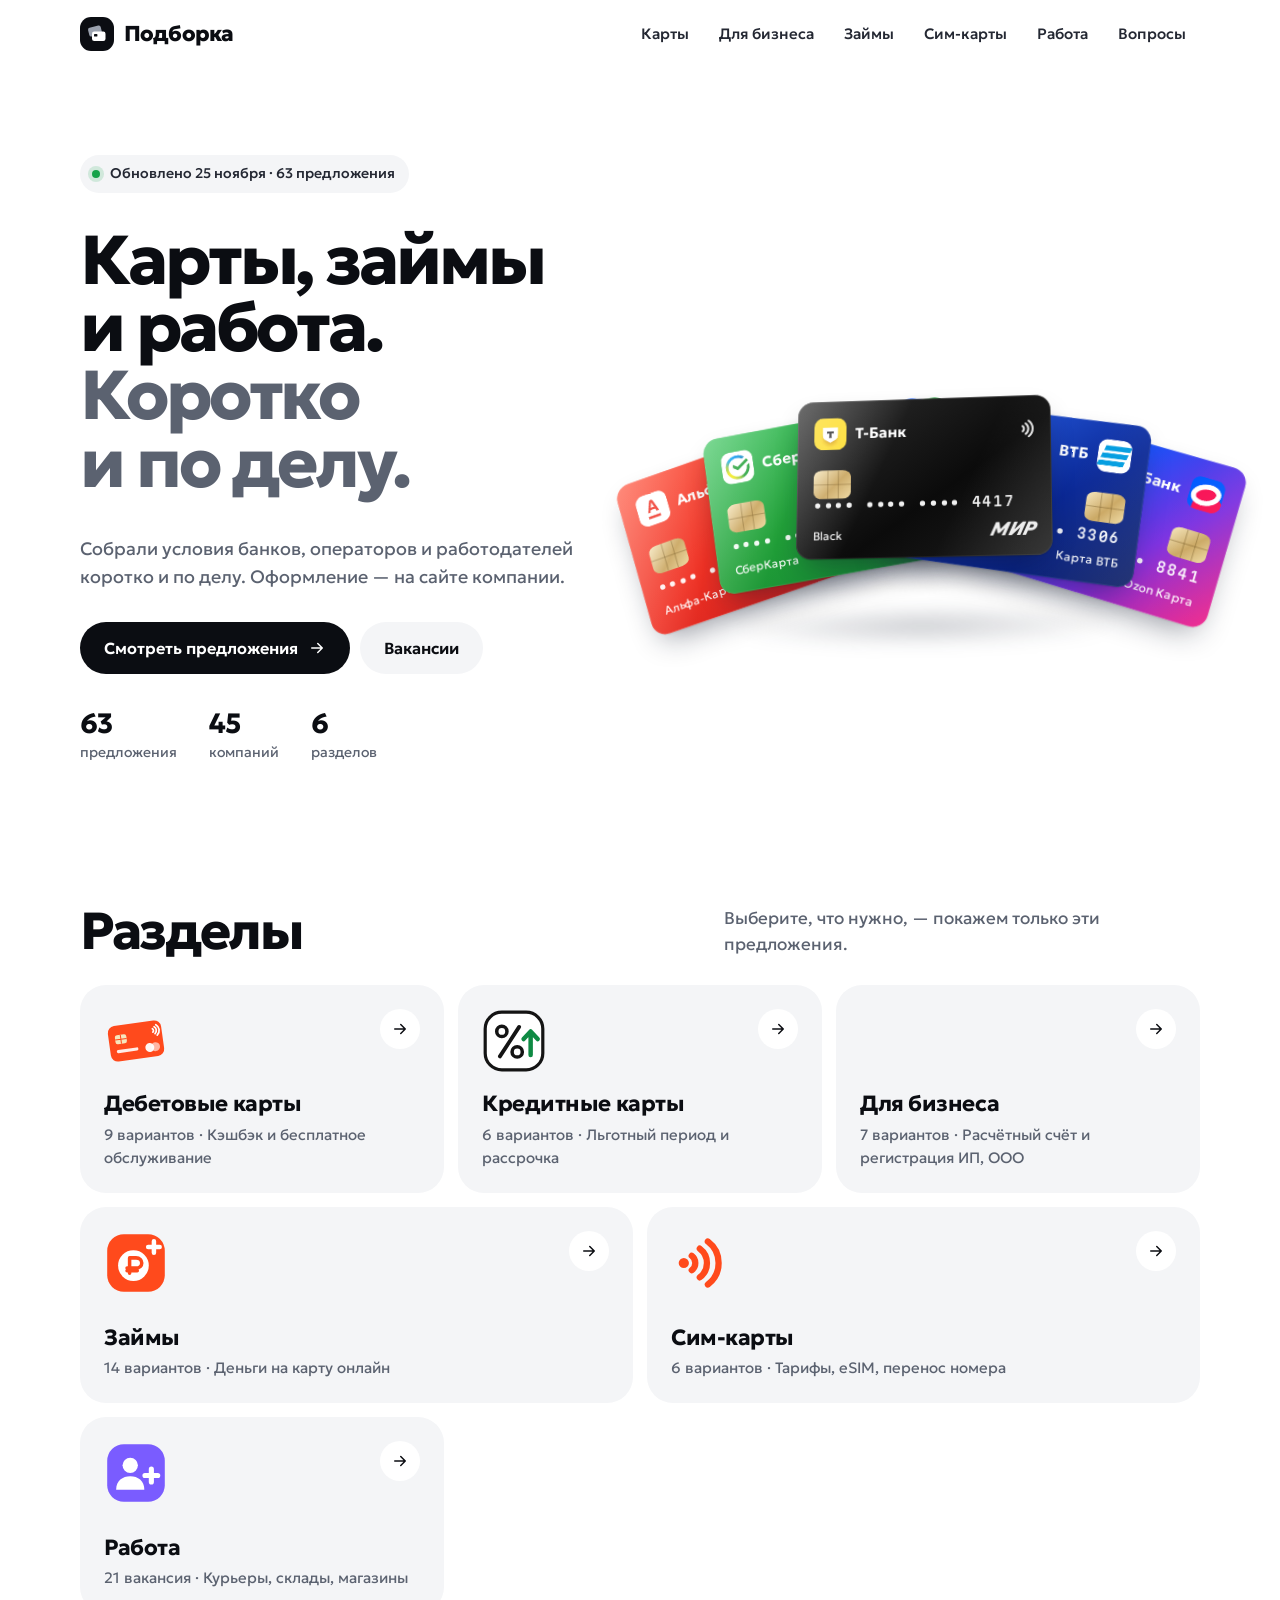
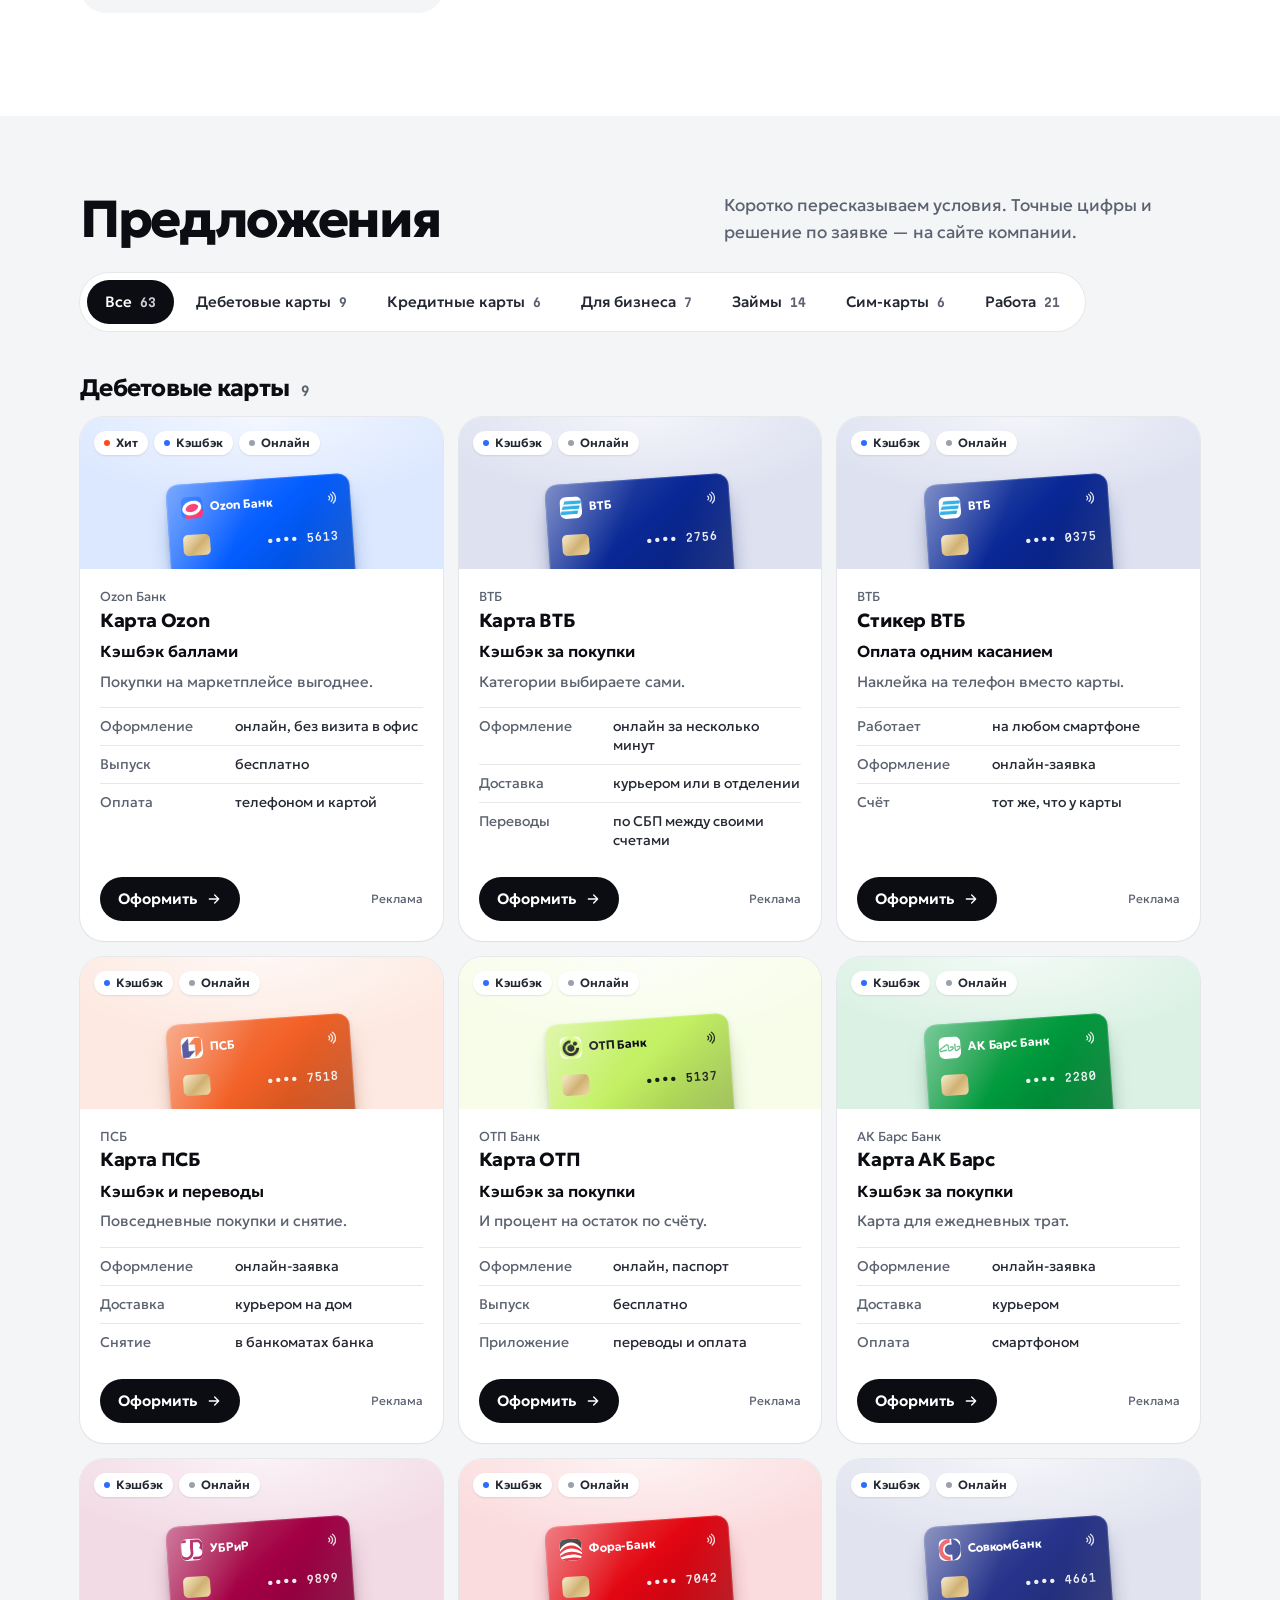
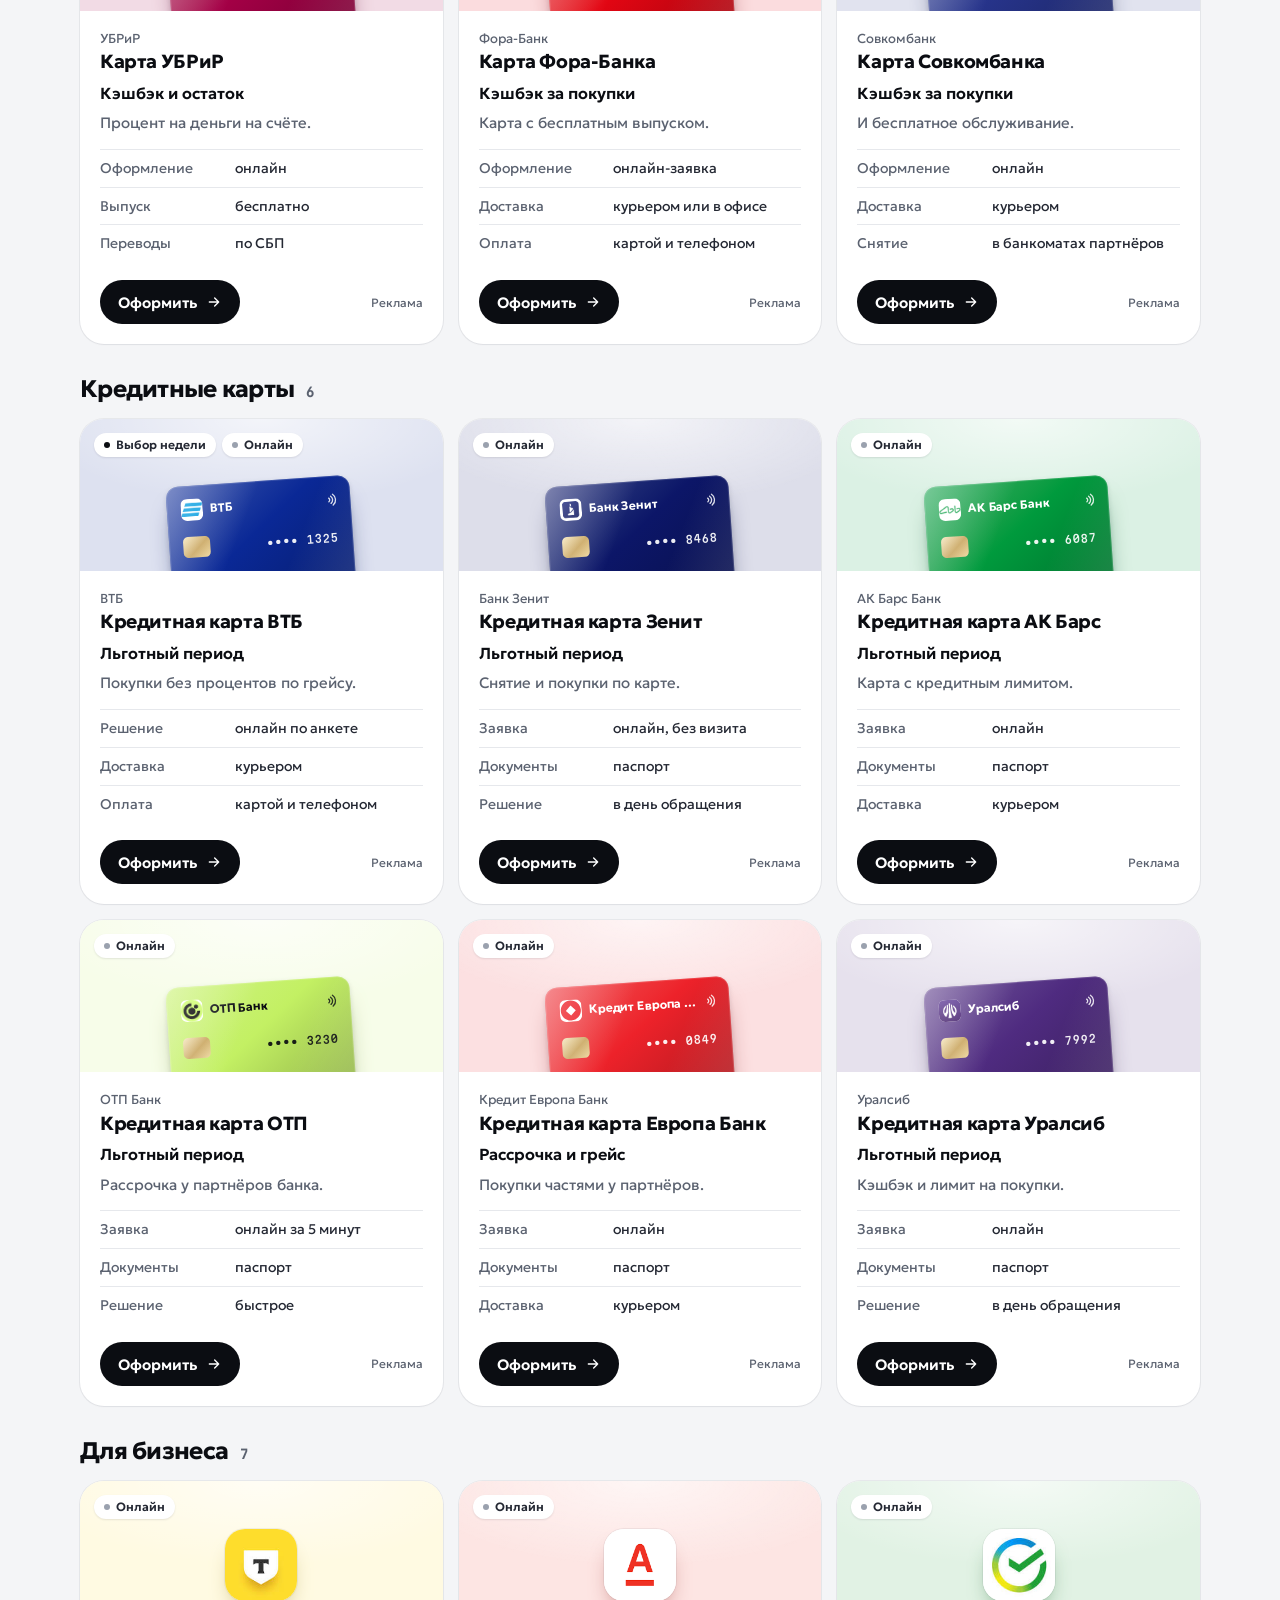
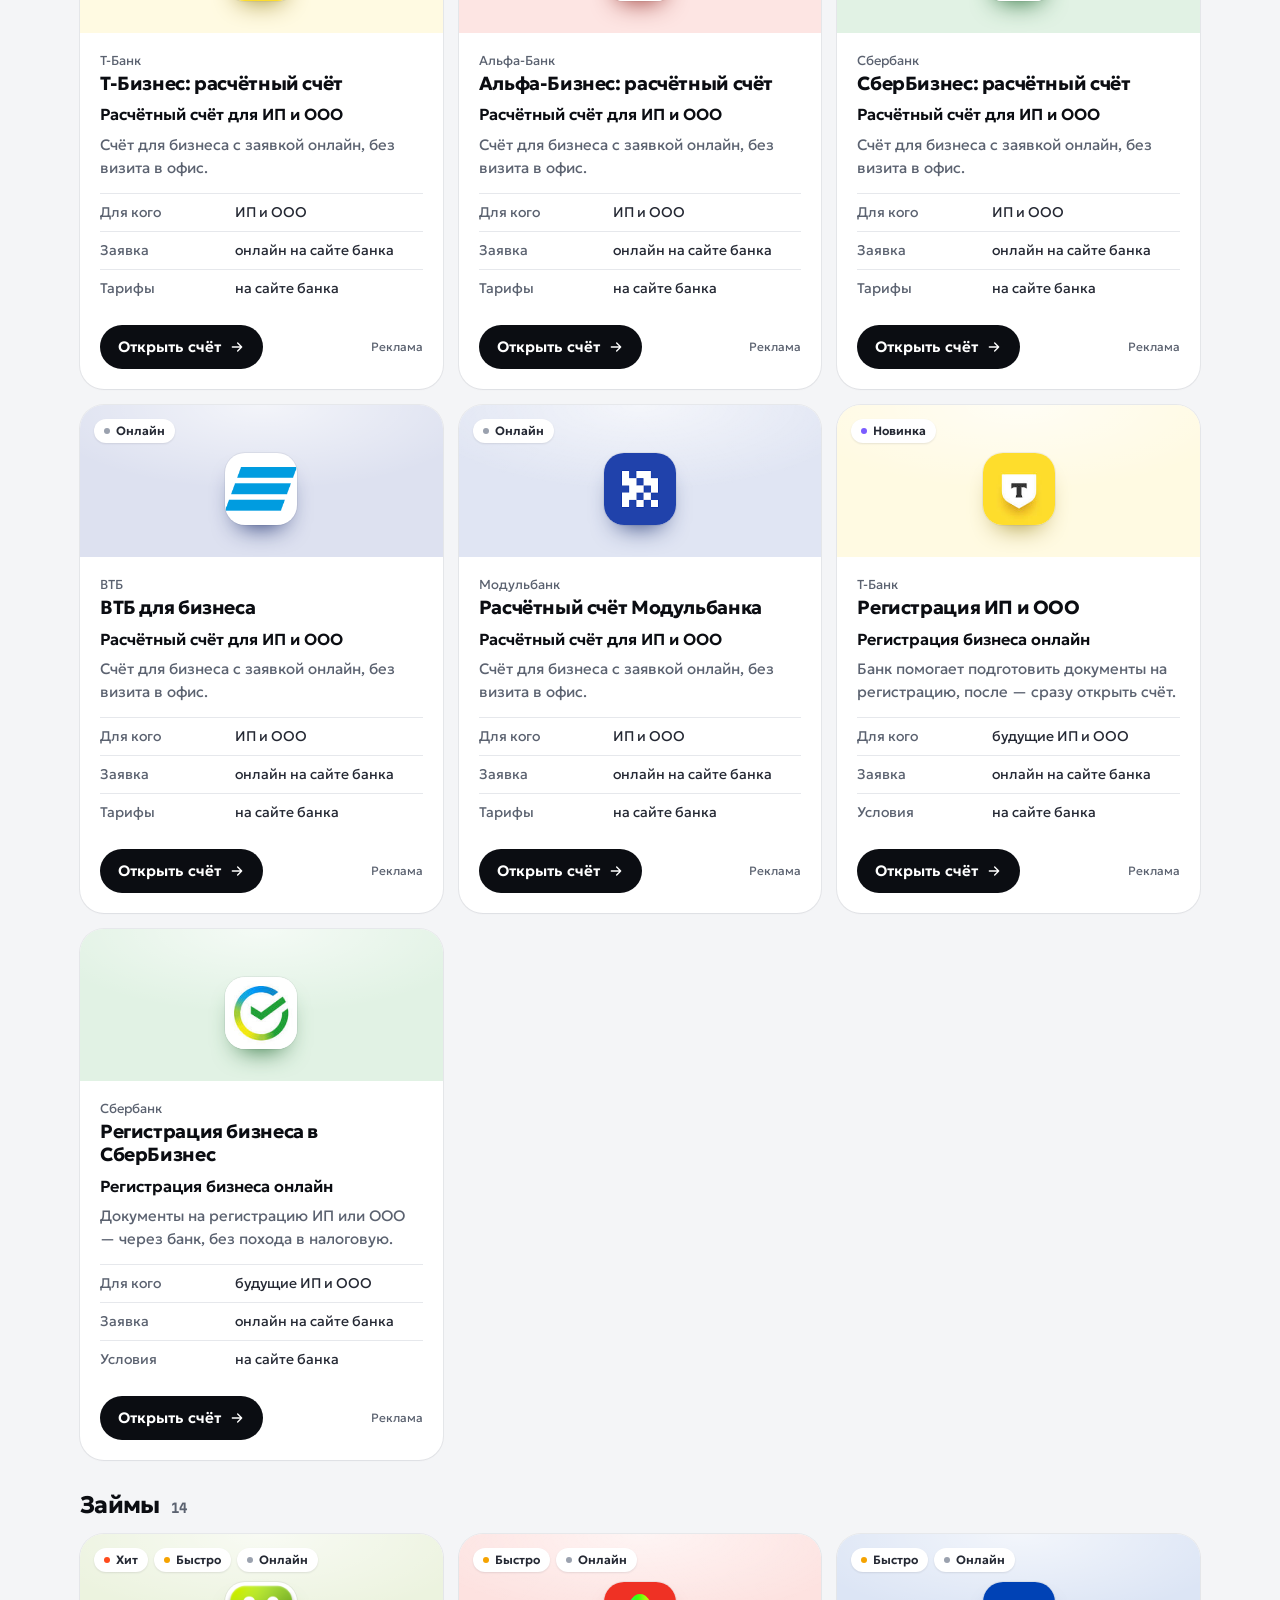
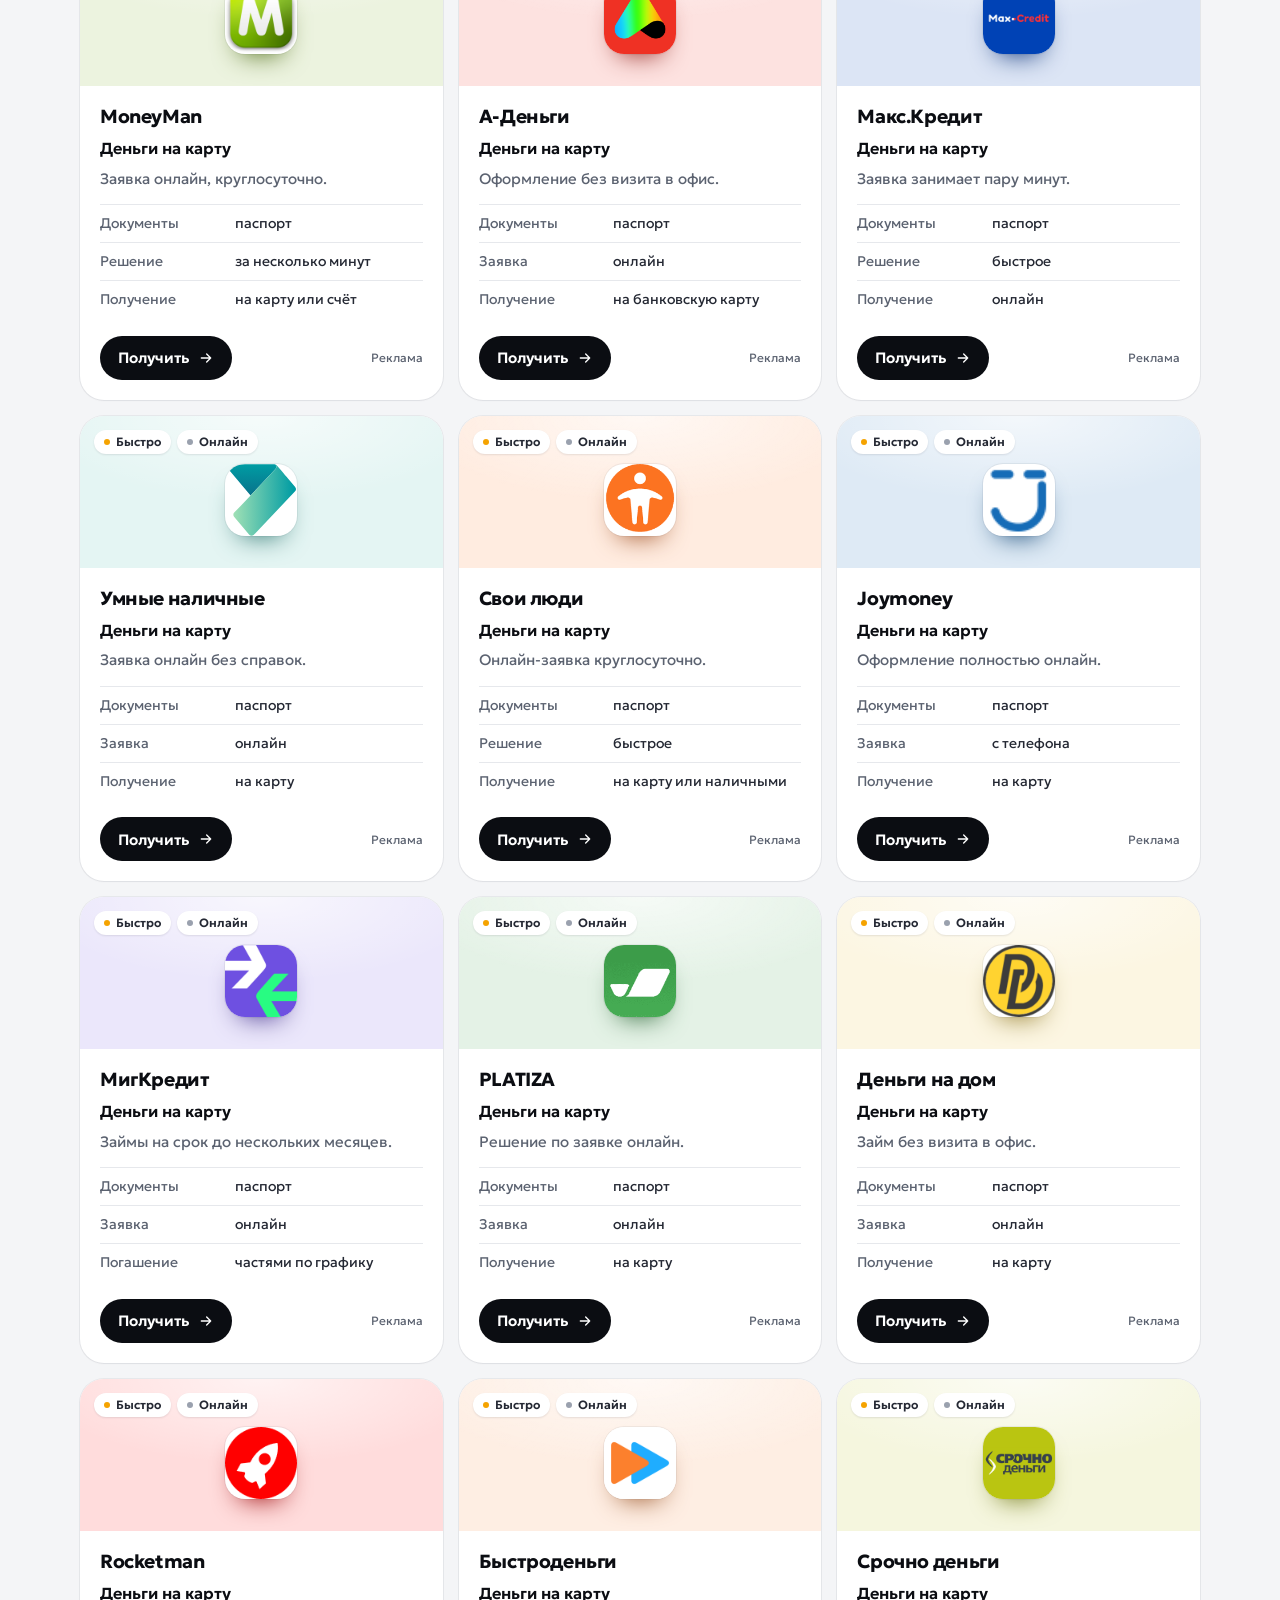
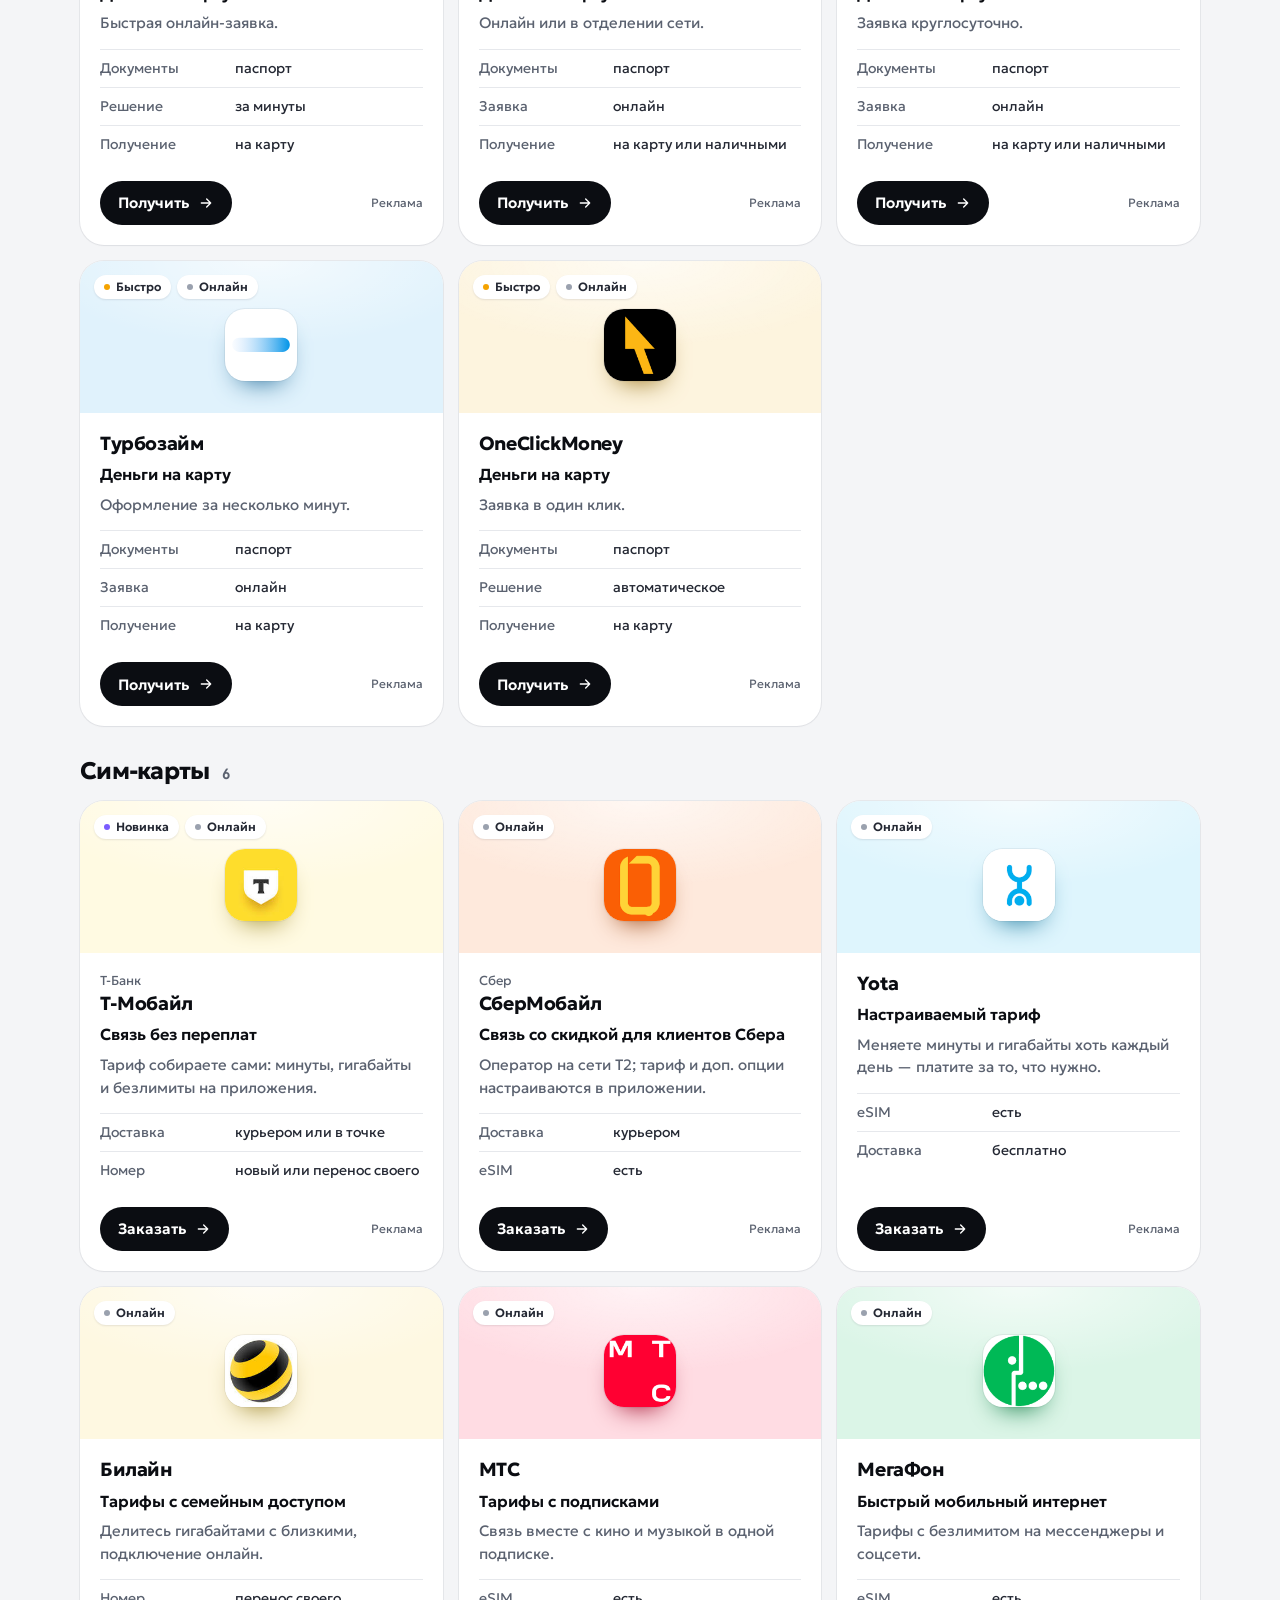
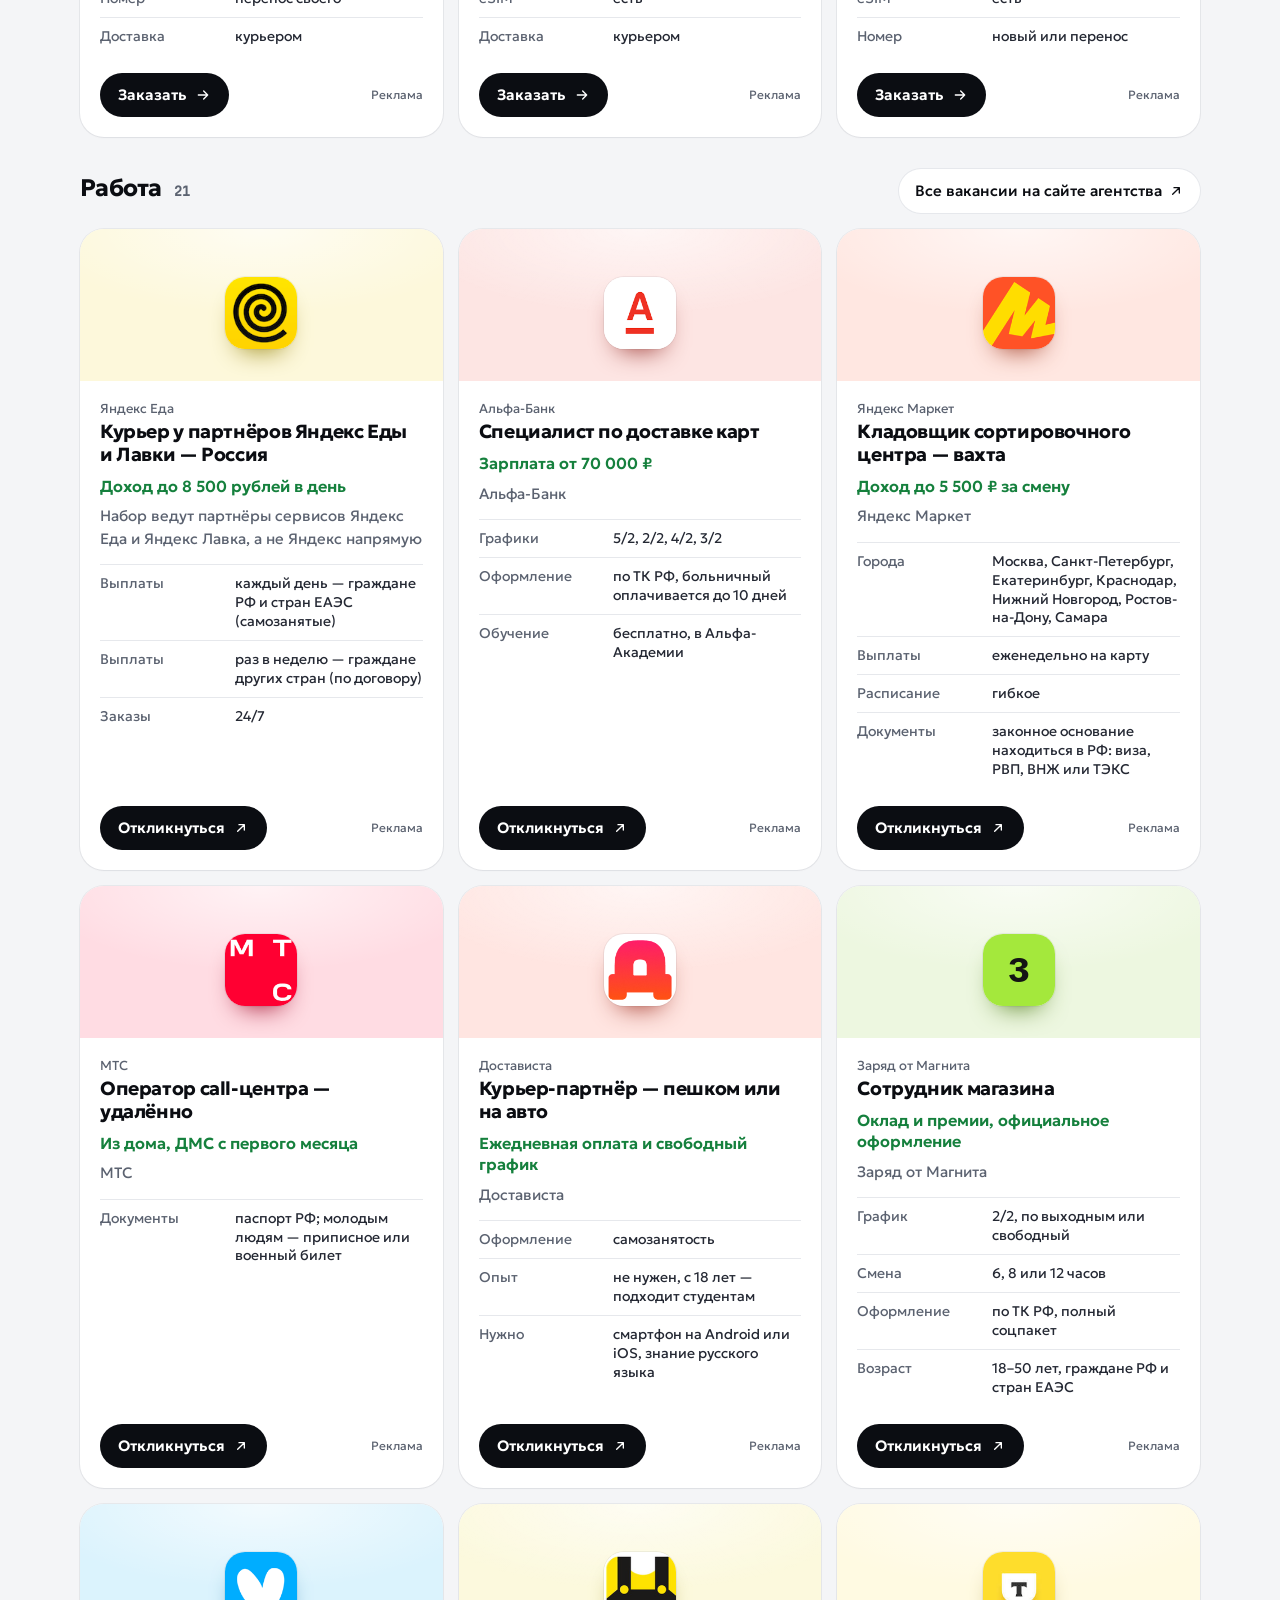
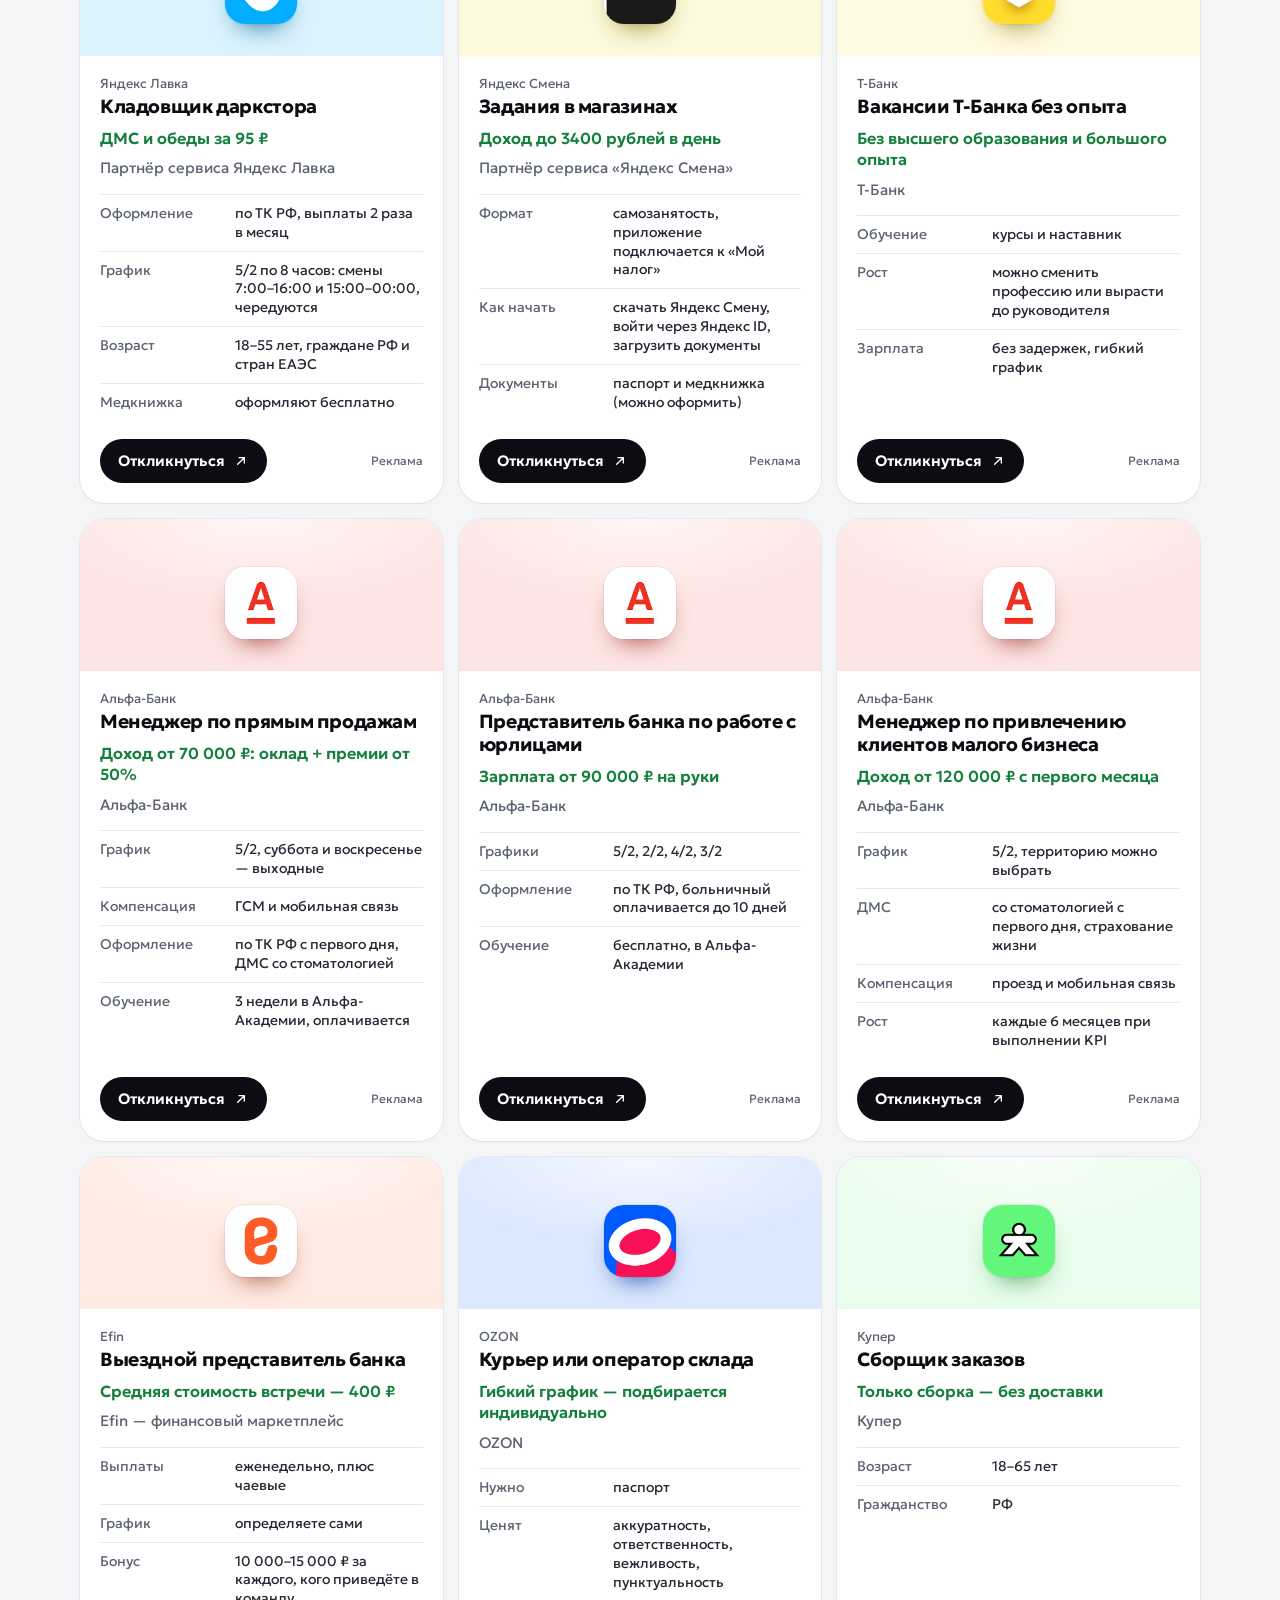
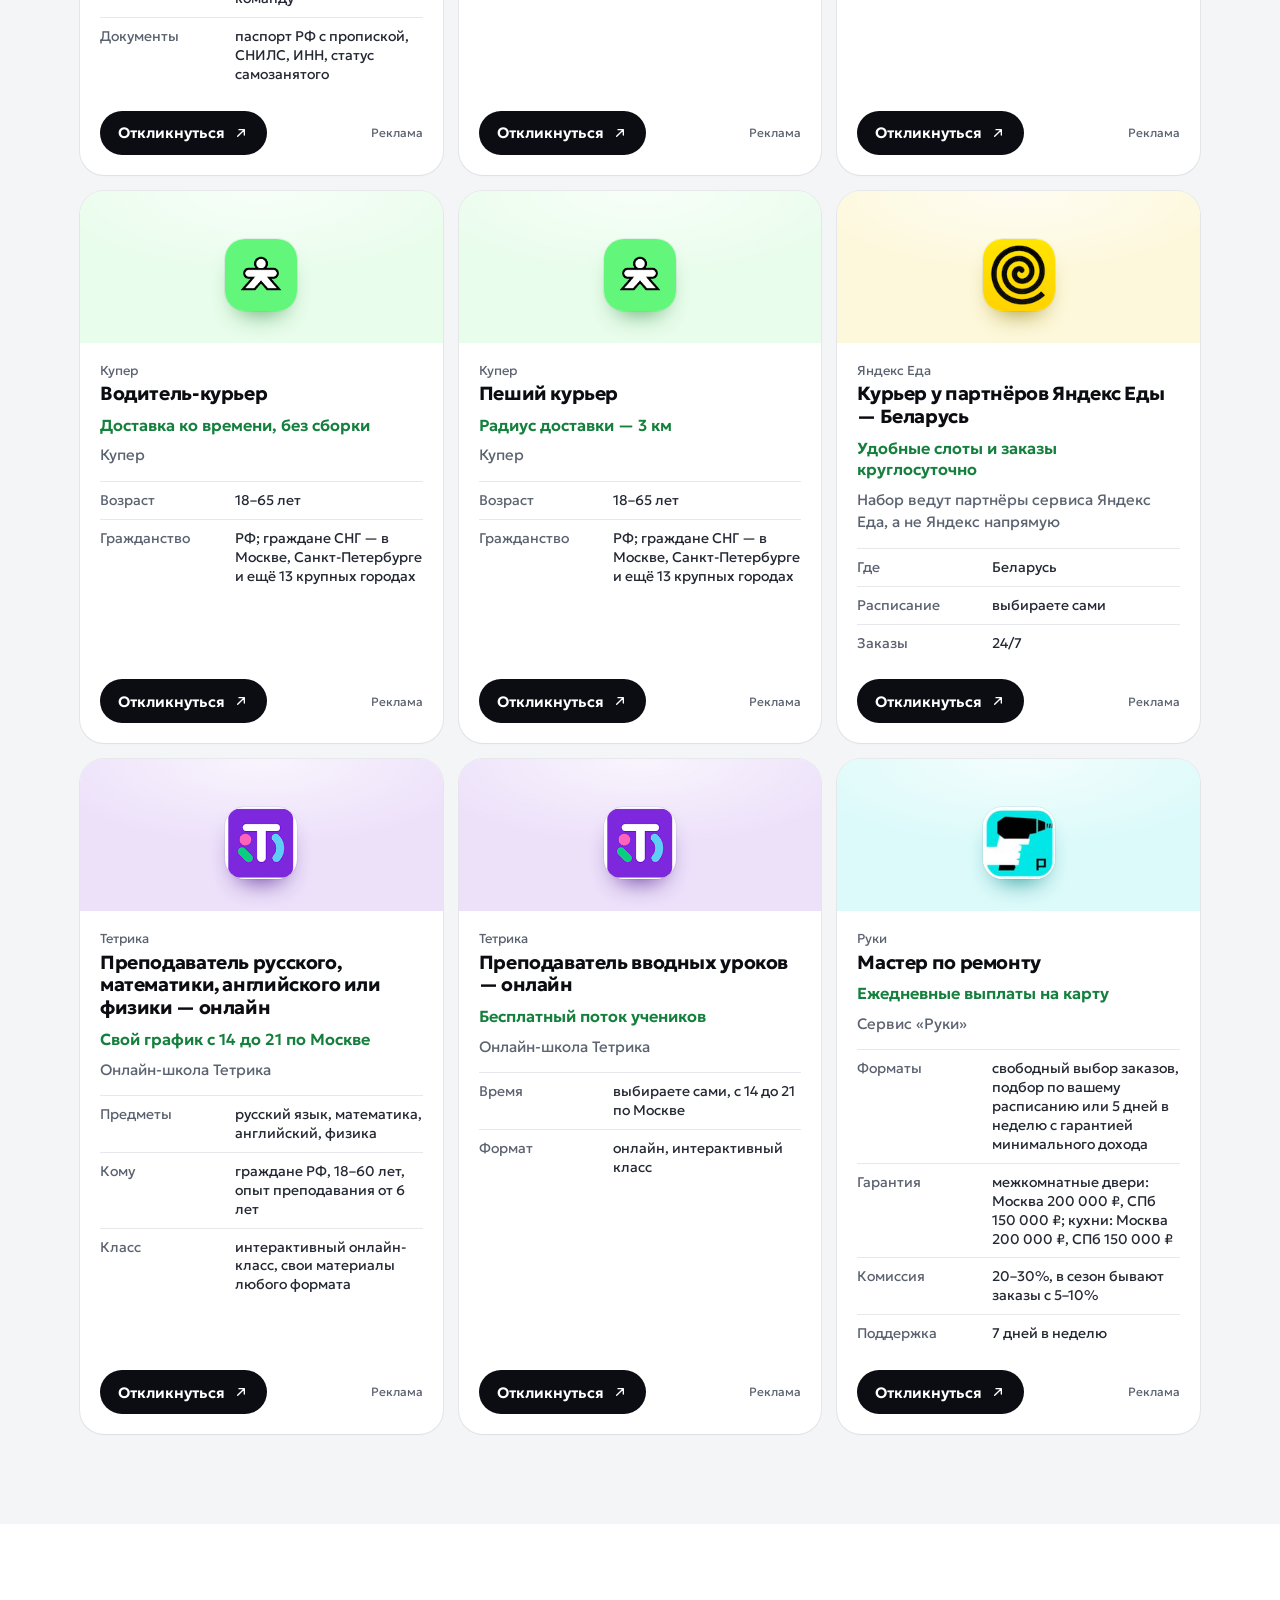
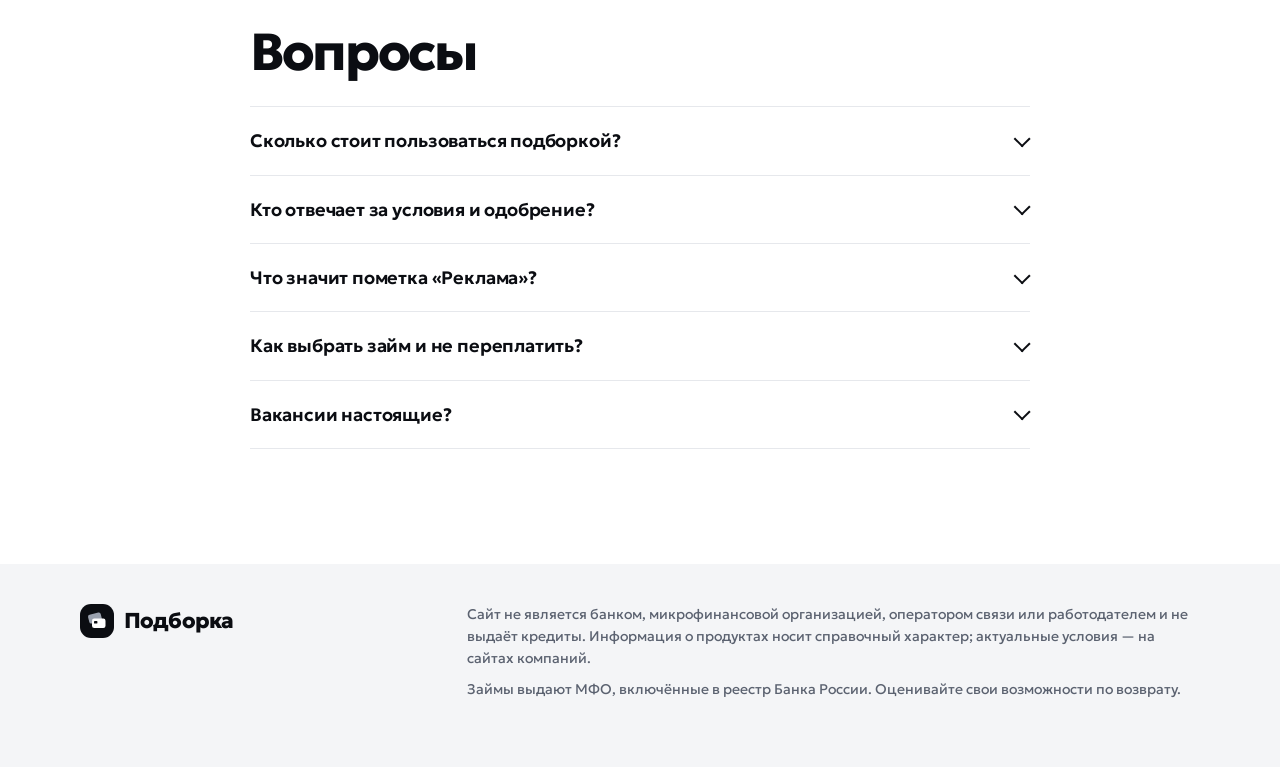
<file: index.html>
<!doctype html>
<html lang="ru">
<head>
<meta charset="utf-8">
<meta name="robots" content="noindex, nofollow">
<meta name="viewport" content="width=device-width, initial-scale=1">
<title>Подборка — карты, займы, сим-карты и вакансии</title>
<meta name="description" content="Подборка дебетовых и кредитных карт, займов, сим-карт и вакансий с понятными условиями. Оформление на сайтах банков и компаний.">
<meta property="og:type" content="website">
<meta property="og:title" content="Подборка — карты, займы, связь и работа">
<meta property="og:description" content="Подборка карт, займов, сим-карт и вакансий с понятными условиями.">
<meta property="og:image" content="https://daviddavidso.github.io/efir-vitrina/img/og.jpg">
<meta name="twitter:card" content="summary_large_image">
<link rel="icon" href="img/favicon.svg" type="image/svg+xml">
<link rel="preload" href="fonts/Geologica.woff2" as="font" type="font/woff2" crossorigin>
<link rel="stylesheet" href="css/style.css?v=20261125045437">
<link rel="stylesheet" href="css/emoji.css?v=20261125045437">
<script>document.documentElement.classList.add('js');</script>
</head>
<body>
<a class="skip" href="#main">Перейти к основному содержимому</a>

<header class="hdr" id="hdr">
  <div class="wrap hdr__in">
    <a class="logo" href="#top"><span class="logo__mark"><svg viewBox="0 0 24 24" aria-hidden="true"><rect x="3.5" y="4.5" width="13" height="9" rx="2" fill="#9AA1AE" transform="rotate(-14 10 9)"/><rect x="7" y="9.5" width="13.5" height="9.5" rx="2.2" fill="#fff"/><rect x="9" y="12" width="3.4" height="2.6" rx=".7" fill="#0B0D12"/></svg></span><span data-site="name">Подборка</span><span class="vh"> — в начало страницы</span></a>
    <nav aria-label="Основное меню">
      <ul>
        <li><a href="#cat-debit">Карты</a></li>
        <li><a href="#cat-biz">Для бизнеса</a></li>
        <li><a href="#cat-mfo">Займы</a></li>
        <li><a href="#cat-sim">Сим-карты</a></li>
        <li><a href="#cat-hr">Работа</a></li>
        <li><a href="#faq">Вопросы</a></li>
      </ul>
    </nav>
    <a class="btn btn--sm" id="tg-link" href="#" hidden>Телеграм<span class="vh">: канал <span data-site="name">Подборка</span> (откроется в новой вкладке)</span></a>
  </div>
</header>

<main id="main">
  <section class="hero wrap" id="top">
    <div class="hero__grid">
      <div class="hero__head">
        <p class="pill"><i aria-hidden="true"></i><span id="pill">Подборка обновляется каждую неделю</span></p>
        <h1 id="hero-h">Карты, займы и&nbsp;работа. <span>Коротко и&nbsp;по&nbsp;делу.</span></h1>
      </div>
      <div class="fan" id="fan" aria-hidden="true">
        <div class="fan__stage" id="fan-stage">
          <div class="fan__floor"></div>
          <div class="bank bank--alfa" data-slot="0">
            <div class="bank__face">
              <div class="bank__top"><img class="bank__logo" src="img/logos/alfabank.png" alt=""><span>Альфа-Банк</span><svg class="bank__nfc" viewBox="0 0 40 60" fill="none" stroke="currentColor" stroke-width="6" stroke-linecap="round"><path d="M6 22 A10 10 0 0 1 6 38"/><path d="M15 14 A20 20 0 0 1 15 46"/><path d="M24 6 A30 30 0 0 1 24 54"/></svg></div>
              <div class="bank__chip"></div><div class="bank__num">•••• •••• •••• 1073</div>
              <div class="bank__bottom"><span>Альфа-Карта</span></div>
            </div>
          </div>
          <div class="bank bank--sber" data-slot="1">
            <div class="bank__face">
              <div class="bank__top"><img class="bank__logo" src="img/logos/sberbank.png" alt=""><span>Сбер</span><svg class="bank__nfc" viewBox="0 0 40 60" fill="none" stroke="currentColor" stroke-width="6" stroke-linecap="round"><path d="M6 22 A10 10 0 0 1 6 38"/><path d="M15 14 A20 20 0 0 1 15 46"/><path d="M24 6 A30 30 0 0 1 24 54"/></svg></div>
              <div class="bank__chip"></div><div class="bank__num">•••• •••• •••• 5520</div>
              <div class="bank__bottom"><span>СберКарта</span></div>
            </div>
          </div>
          <div class="bank bank--t" data-slot="2">
            <div class="bank__face">
              <div class="bank__top"><img class="bank__logo" src="img/logos/tbank.png" alt=""><span>Т-Банк</span><svg class="bank__nfc" viewBox="0 0 40 60" fill="none" stroke="currentColor" stroke-width="6" stroke-linecap="round"><path d="M6 22 A10 10 0 0 1 6 38"/><path d="M15 14 A20 20 0 0 1 15 46"/><path d="M24 6 A30 30 0 0 1 24 54"/></svg></div>
              <div class="bank__chip"></div><div class="bank__num">•••• •••• •••• 4417</div>
              <div class="bank__bottom"><span>Black</span><span class="bank__mir">МИР</span></div>
            </div>
          </div>
          <div class="bank bank--vtb bank--r" data-slot="3">
            <div class="bank__face">
              <div class="bank__top"><img class="bank__logo" src="img/logos/vtb.png" alt=""><span>ВТБ</span><svg class="bank__nfc" viewBox="0 0 40 60" fill="none" stroke="currentColor" stroke-width="6" stroke-linecap="round"><path d="M6 22 A10 10 0 0 1 6 38"/><path d="M15 14 A20 20 0 0 1 15 46"/><path d="M24 6 A30 30 0 0 1 24 54"/></svg></div>
              <div class="bank__chip"></div><div class="bank__num">•••• •••• •••• 3306</div>
              <div class="bank__bottom"><span>Карта ВТБ</span></div>
            </div>
          </div>
          <div class="bank bank--ozon bank--r" data-slot="4">
            <div class="bank__face">
              <div class="bank__top"><img class="bank__logo" src="img/logos/ozon.png" alt=""><span>Ozon Банк</span><svg class="bank__nfc" viewBox="0 0 40 60" fill="none" stroke="currentColor" stroke-width="6" stroke-linecap="round"><path d="M6 22 A10 10 0 0 1 6 38"/><path d="M15 14 A20 20 0 0 1 15 46"/><path d="M24 6 A30 30 0 0 1 24 54"/></svg></div>
              <div class="bank__chip"></div><div class="bank__num">•••• •••• •••• 8841</div>
              <div class="bank__bottom"><span>Ozon Карта</span></div>
            </div>
          </div>
        </div>
      </div>
      <div class="hero__body">
        <p class="hero__lead" data-site="tagline">Собрали условия банков, операторов и работодателей коротко и по делу. Оформление — на сайте компании.</p>
        <div class="hero__cta">
          <a class="btn" href="#catalog">Смотреть предложения<svg viewBox="0 0 24 24" aria-hidden="true" fill="none" stroke="currentColor" stroke-width="2" stroke-linecap="round" stroke-linejoin="round"><path d="M5 12h14M13 6l6 6-6 6"/></svg></a>
          <a class="btn btn--soft" href="#cat-hr" data-f="hr">Вакансии</a>
        </div>
        <ul class="hero__facts" id="facts" role="list"></ul>
      </div>

    </div>
  </section>

  <section class="sec wrap" id="sections-sec">
    <div class="sec__head">
      <h2 id="sections-h">Разделы</h2>
      <p>Выберите, что нужно, — покажем только эти предложения.</p>
    </div>
    <ul class="bento" id="bento" role="list"></ul>
  </section>

  <section class="catalog" id="catalog" aria-labelledby="catalog-h">
    <div class="wrap">
      <div class="sec__head">
        <h2 id="catalog-h">Предложения</h2>
        <p>Коротко пересказываем условия. Точные цифры и решение по заявке — на сайте компании.</p>
      </div>
      <div class="filters"><div class="seg" role="group" aria-label="Показать раздел" id="filters"></div></div>
      <p class="vh" role="status" id="count-status"></p>
      <p class="vh" role="status" id="cta-status"></p>
      <div id="sections"><p class="state" id="state" role="status">Загружаем подборку…</p></div>
    </div>
  </section>

  <section class="sec wrap faq" id="faq">
    <div class="sec__head"><h2 id="faq-h">Вопросы</h2></div>
    <details><summary>Сколько стоит пользоваться подборкой?</summary><p>Нисколько. Вы переходите на сайт банка, оператора или компании и оформляете продукт там — на их условиях.</p></details>
    <details><summary>Кто отвечает за условия и одобрение?</summary><p>Банк, МФО, оператор связи или работодатель. Мы коротко пересказываем условия, но точные цифры, тарифы и решение по заявке — всегда на сайте компании. Перед оформлением прочитайте их полностью.</p></details>
    <details><summary>Что значит пометка «Реклама»?</summary><p>Ссылки в подборке партнёрские: оформляете продукт на сайте компании, а мы получаем вознаграждение от неё. Для вас условия те же.</p></details>
    <details><summary>Как выбрать займ и не переплатить?</summary><p>Смотрите полную стоимость займа (ПСК) — она указана на сайте МФО. Берите сумму, которую точно вернёте в срок, и не оформляйте несколько займов сразу.</p></details>
    <details><summary>Вакансии настоящие?</summary><p>Да, это открытые вакансии компаний-партнёров. Кнопка «Откликнуться» открывает вакансию на сайте кадрового агентства — там оставляете заявку, а собеседование и оформление — у работодателя.</p></details>
  </section>
</main>

<footer class="ftr">
  <div class="wrap ftr__grid">
    <div><span class="logo"><span class="logo__mark"><svg viewBox="0 0 24 24" aria-hidden="true"><rect x="3.5" y="4.5" width="13" height="9" rx="2" fill="#9AA1AE" transform="rotate(-14 10 9)"/><rect x="7" y="9.5" width="13.5" height="9.5" rx="2.2" fill="#fff"/><rect x="9" y="12" width="3.4" height="2.6" rx=".7" fill="#0B0D12"/></svg></span><span data-site="name">Подборка</span></span></div>
    <div>
      <p>Сайт не является банком, микрофинансовой организацией, оператором связи или работодателем и не выдаёт кредиты. Информация о продуктах носит справочный характер; актуальные условия — на сайтах компаний.</p>
      <p>Займы выдают МФО, включённые в реестр Банка России. Оценивайте свои возможности по возврату.</p>
      <p data-site="note"></p>
    </div>
  </div>
</footer>

<script>if(typeof OFFERS==="undefined"){document.write('<script src="data.js?v=20261125045437"><\/script>');}</script>
<script src="js/emoji.js?v=20261125045437"></script>
<script src="js/brands.js?v=20261125045437"></script>
<script src="js/app.js?v=20261125045437"></script>
</body>
</html>
</file>
<file: css/style.css>
/* Витрина финпредложений, версия 2: белый минимализм 2026, нейтральная (без привязки к каналу/бренду). Холодные нейтральные поверхности, один сигнальный цвет
   на мелочах, 3D-веер карт в первом экране, каталог — белые карточки в цветах брендов на светлой полосе. */

@font-face { font-family: "Geologica"; src: url(../fonts/Geologica.woff2) format("woff2"); font-weight: 100 900; font-display: swap; }
@font-face { font-family: "Martian Mono"; src: url(../fonts/MartianMono.woff2) format("woff2"); font-weight: 100 800; font-stretch: 75% 112%; font-display: swap; }

:root {
  --bg: #FFFFFF;
  --surface: #F4F5F7;
  --surface-2: #ECEEF1;
  --line: #E6E8EC;
  --ink: #0B0D12;
  --ink-2: #242833;
  --muted: #5B6270;
  --signal: #FF4A1C;
  --radius: 26px;
  --gutter: clamp(16px, 4vw, 40px);
  --f: "Geologica", system-ui, -apple-system, "Segoe UI", sans-serif;
  --f-mono: "Martian Mono", ui-monospace, "SF Mono", Menlo, monospace;
  --ease-out: cubic-bezier(.16, 1, .3, 1);
}
* { box-sizing: border-box; }
[hidden] { display: none !important; }
/* шапка и полоса фильтра липкие: якоря и фокус не должны уходить под них. --hdr/--flt — их реальная высота (js/app.js) */
html { scroll-padding-top: calc(var(--hdr, 69px) + 12px); -webkit-text-size-adjust: 100%; }
@media (prefers-reduced-motion: no-preference) { html { scroll-behavior: smooth; } }
body { margin: 0; background: var(--bg); color: var(--ink); font: 400 1.0625rem/1.55 var(--f); -webkit-font-smoothing: antialiased; overflow-x: clip; }
img { max-width: 100%; display: block; }
a { color: inherit; text-decoration-thickness: 1.5px; text-underline-offset: 3px; }
button { font: inherit; color: inherit; }
:focus-visible { outline: 2.5px solid var(--ink); outline-offset: 3px; }
.vh { position: absolute !important; width: 1px; height: 1px; padding: 0; margin: -1px; overflow: hidden; clip: rect(0 0 0 0); white-space: nowrap; border: 0; }
.wrap { width: min(1200px, 100%); margin-inline: auto; padding-inline: var(--gutter); }
.skip { position: absolute; left: 12px; top: -100px; z-index: 60; padding: 12px 16px; border-radius: 12px; background: var(--ink); color: #fff; font-weight: 600; text-decoration: none; }
.skip:focus { top: 12px; }

/* ---------- кнопки ---------- */
.btn { display: inline-flex; align-items: center; justify-content: center; gap: 10px; min-height: 52px; padding: 0 24px; border-radius: 999px; border: 0;
  background: var(--ink); color: #fff; font: 600 1rem/1 var(--f); text-decoration: none; cursor: pointer; white-space: nowrap;
  transition: transform .2s var(--ease-out), background-color .2s; }
.btn:hover { background: var(--ink-2); }
.btn:active { transform: scale(.98); }
.btn svg { width: 18px; height: 18px; flex: none; }
.btn--soft { background: var(--surface); color: var(--ink); }
.btn--soft:hover { background: var(--surface-2); }
.btn--sm { min-height: 44px; padding: 0 18px; font-size: .9375rem; }

/* ---------- шапка ---------- */
.hdr { position: sticky; top: 0; z-index: 30; background: rgba(255,255,255,.86); -webkit-backdrop-filter: saturate(1.6) blur(14px); backdrop-filter: saturate(1.6) blur(14px); border-bottom: 1px solid transparent; transition: border-color .2s; }
.hdr.is-stuck { border-bottom-color: var(--line); }
.hdr__in { display: flex; align-items: center; gap: 12px; min-height: 68px; }
.logo { display: inline-flex; align-items: center; gap: 10px; text-decoration: none; font: 800 1.35rem/1 var(--f); letter-spacing: -.04em; }
.logo__mark { width: 34px; height: 34px; border-radius: 11px; background: var(--ink); display: grid; place-items: center; flex: none; }
.logo__mark svg { width: 24px; height: 24px; }
.hdr nav { margin-left: auto; }
.hdr nav ul { display: flex; gap: 2px; list-style: none; margin: 0; padding: 0; }
.hdr nav a { display: inline-flex; align-items: center; min-height: 44px; padding: 0 14px; border-radius: 999px; text-decoration: none; font-weight: 500; font-size: .9375rem; color: var(--ink-2); }
.hdr nav a:hover { background: var(--surface); }
.hdr .btn { margin-left: 6px; }
@media (max-width: 880px) { .hdr nav { display: none; } .hdr .btn { margin-left: auto; } }

/* ---------- первый экран ---------- */
.hero { padding-top: clamp(32px, 6vw, 72px); padding-bottom: clamp(16px, 3vw, 40px); }
.hero__grid { display: grid; gap: clamp(8px, 3vw, 40px); align-items: center; }
@media (min-width: 1000px) {
  .hero__grid { grid-template-columns: minmax(0, 1fr) minmax(0, 1.05fr); grid-template-areas: "head fan" "body fan"; align-items: end; }
  .hero__head { grid-area: head; } .hero__body { grid-area: body; align-self: start; } .fan { grid-area: fan; align-self: center; }
}
.pill { display: inline-flex; align-items: center; gap: 10px; padding: 8px 14px 8px 12px; border-radius: 999px; background: var(--surface); font-size: .875rem; font-weight: 500; color: var(--ink-2); }
.pill i { width: 8px; height: 8px; border-radius: 50%; background: #16A34A; flex: none; box-shadow: 0 0 0 4px rgba(22,163,74,.16); }
.hero h1 { margin: 20px 0 0; font: 750 clamp(2.5rem, 5.4vw, 4.4rem)/.98 var(--f); letter-spacing: -.045em; text-wrap: balance; }
.hero h1 span { color: var(--muted); }
.hero__lead { margin: 0; max-width: 30em; font-size: clamp(1.0625rem, 1.4vw, 1.1875rem); color: var(--muted); text-wrap: pretty; }
.hero__cta { display: flex; flex-wrap: wrap; gap: 10px; margin-top: 30px; }
.hero__facts { display: flex; flex-wrap: wrap; gap: 8px 32px; margin: 36px 0 0; padding: 0; list-style: none; }
.hero__facts b { display: block; font: 750 1.75rem/1 var(--f); letter-spacing: -.04em; }
.hero__facts span { font-size: .875rem; color: var(--muted); }

/* ---------- веер карт ----------
   Весь веер — одна плоскость, наклонённая в 3D, поэтому карты не режут друг друга, а порядок слоёв задаёт z-index.
   .bank — неподвижная зона под курсором, .bank__face — сама карта: при наведении поднимается только она,
   и карта не «убегает» из-под курсора. Место карты в веере — data-slot (0…4); клик «вытаскивает» карту вперёд (js/app.js).
   --p — насколько веер раскрыт (1 — полностью, 0 — одна карта): считается из прокрутки, вниз — сворачивается. */
.fan { --k: 1; --p: 1; position: relative; height: clamp(250px, 36vw, 440px); perspective: 1600px; user-select: none; -webkit-user-select: none; }
.fan__stage { position: absolute; inset: 0; transform: rotateX(var(--rx, 12deg)) rotateY(var(--ry, -8deg)); transition: transform .9s var(--ease-out); }
.fan__floor { position: absolute; left: 14%; right: 14%; bottom: 6%; height: 40px; border-radius: 50%; background: radial-gradient(closest-side, rgba(15,23,42,.22), transparent); filter: blur(8px); opacity: 0; scale: .55 1; transition: opacity 1s .3s, scale .7s var(--ease-out); }
.fan.is-open .fan__floor { opacity: 1; scale: calc(.55 + .45 * var(--p)) 1; }
.bank { --w: clamp(160px, 20vw, 262px); --tx: 0px; --ty: 0px; --rot: 0deg; --z: 1;
  position: absolute; left: 50%; bottom: 24%; width: var(--w); aspect-ratio: 1.586; margin-left: calc(var(--w) / -2);
  transform-origin: 50% 140%;
  transform: translate(var(--tx), var(--ty)) rotate(var(--rot));
  z-index: var(--z);
  transition: transform .75s var(--ease-out) var(--delay, 0ms), z-index 0s .25s;
  cursor: pointer; -webkit-tap-highlight-color: transparent; touch-action: manipulation; }
/* стопка: центральная сверху, остальные чуть выглядывают из-под неё */
.bank[data-slot="0"] { --ty: 7px; --rot: -3deg; }
.bank[data-slot="1"] { --ty: 3px; --rot: -1.5deg; --z: 3; }
.bank[data-slot="2"] { --z: 5; }
.bank[data-slot="3"] { --ty: 3px; --rot: 1.5deg; --z: 3; }
.bank[data-slot="4"] { --ty: 7px; --rot: 3deg; }
/* веер: пять мест слева направо; между стопкой и веером — пропорционально --p */
.fan.is-open .bank[data-slot="0"] { --tx: calc(var(--w) * -.5 * var(--k) * var(--p)); --ty: calc(7px * (1 - var(--p)) + var(--w) * .1 * var(--k) * var(--p)); --rot: calc(-3deg * (1 - var(--p)) - 18deg * var(--k) * var(--p)); }
.fan.is-open .bank[data-slot="1"] { --tx: calc(var(--w) * -.26 * var(--k) * var(--p)); --ty: calc(3px * (1 - var(--p)) + var(--w) * .025 * var(--k) * var(--p)); --rot: calc(-1.5deg * (1 - var(--p)) - 9deg * var(--k) * var(--p)); }
.fan.is-open .bank[data-slot="2"] { --ty: calc(var(--w) * -.03 * var(--p)); }
.fan.is-open .bank[data-slot="3"] { --tx: calc(var(--w) * .26 * var(--k) * var(--p)); --ty: calc(3px * (1 - var(--p)) + var(--w) * .025 * var(--k) * var(--p)); --rot: calc(1.5deg * (1 - var(--p)) + 9deg * var(--k) * var(--p)); }
.fan.is-open .bank[data-slot="4"] { --tx: calc(var(--w) * .5 * var(--k) * var(--p)); --ty: calc(7px * (1 - var(--p)) + var(--w) * .1 * var(--k) * var(--p)); --rot: calc(3deg * (1 - var(--p)) + 18deg * var(--k) * var(--p)); }
.bank__face { position: absolute; inset: 0; border-radius: calc(var(--w) * .06); padding: calc(var(--w) * .066); color: #fff; overflow: hidden;
  display: flex; flex-direction: column;
  box-shadow: 0 1px 1px rgba(0,0,0,.08), 0 14px 30px -10px rgba(15,23,42,.45), inset 0 0 0 1px rgba(255,255,255,.08);
  transition: translate .45s var(--ease-out), scale .45s var(--ease-out), box-shadow .45s var(--ease-out); }
@media (hover: hover) {
  .fan.is-open .bank:hover { z-index: 9; transition: transform .75s var(--ease-out) var(--delay, 0ms), z-index 0s; }
  .fan.is-open .bank:hover .bank__face { translate: 0 -14px; scale: 1.04; box-shadow: 0 1px 1px rgba(0,0,0,.08), 0 30px 50px -18px rgba(15,23,42,.55), inset 0 0 0 1px rgba(255,255,255,.1); }
}
.fan.is-open .bank:active .bank__face { translate: 0 -6px; scale: 1.01; }
/* вытащенная карта — поверх остальных и выше; повторный клик кладёт её обратно */
.fan.is-open .bank.is-picked { z-index: 10; transition: transform .75s var(--ease-out), z-index 0s; }
.fan.is-open .bank.is-picked .bank__face { translate: 0 -30px; scale: 1.06; box-shadow: 0 1px 1px rgba(0,0,0,.08), 0 36px 56px -20px rgba(15,23,42,.6), inset 0 0 0 1px rgba(255,255,255,.12); }
.bank__face::after { content: ""; position: absolute; inset: 0; border-radius: inherit; pointer-events: none;
  background: linear-gradient(115deg, rgba(255,255,255,.3) 0%, rgba(255,255,255,0) 36%, rgba(255,255,255,0) 64%, rgba(255,255,255,.12) 100%); }
.bank__top { display: flex; align-items: center; gap: calc(var(--w) * .036); font-weight: 650; font-size: calc(var(--w) * .06); letter-spacing: -.01em; line-height: 1; }
.bank__logo { width: calc(var(--w) * .13); height: calc(var(--w) * .13); border-radius: 28%; background: #fff; object-fit: cover; flex: none; }
.bank__nfc { margin-left: auto; width: calc(var(--w) * .052); height: auto; opacity: .9; }
.bank__chip { margin-top: calc(var(--w) * .08); width: calc(var(--w) * .15); aspect-ratio: 1.3; border-radius: 22%; position: relative; overflow: hidden;
  background: linear-gradient(135deg, #F6E7BE, #C9A55E 55%, #EFD9A0); }
.bank__chip::before, .bank__chip::after { content: ""; position: absolute; background: rgba(90,60,10,.35); }
.bank__chip::before { left: 0; right: 0; top: 50%; height: 1px; }
.bank__chip::after { top: 0; bottom: 0; left: 36%; width: 1px; box-shadow: calc(var(--w) * .042) 0 0 rgba(90,60,10,.35); }
.bank__num { margin-top: auto; font: 500 calc(var(--w) * .054)/1 var(--f-mono); font-stretch: 87%; letter-spacing: .12em; opacity: .94; }
.bank__bottom { display: flex; align-items: flex-end; justify-content: space-between; margin-top: calc(var(--w) * .045); font-size: calc(var(--w) * .046); opacity: .92; line-height: 1; }
.bank__mir { font: 800 italic calc(var(--w) * .074)/1 var(--f); letter-spacing: -.02em; }
.bank--t .bank__face { background: linear-gradient(145deg, #2E2E2E, #0B0B0B 58%, #1D1D1D); }
.bank--alfa .bank__face { background: linear-gradient(145deg, #FF5A44, #EF3124 45%, #B3141B); }
.bank--sber .bank__face { background: linear-gradient(145deg, #45C866, #21A038 45%, #0E7530); }
.bank--vtb .bank__face { background: linear-gradient(145deg, #3371FF, #0A2896 60%, #06185F); }
.bank--ozon .bank__face { background: linear-gradient(135deg, #2D74FF, #005BFF 30%, #7B2FE0 68%, #F1117E); }
/* правые карты: логотип и название справа — банк виден, даже когда левую половину закрывает соседняя карта */
.bank--r .bank__top { flex-direction: row-reverse; }
.bank--r .bank__nfc { margin-left: 0; margin-right: auto; scale: -1 1; }
.bank--r .bank__chip { align-self: flex-end; }
.bank--r .bank__num { text-align: right; }
.bank--r .bank__bottom { justify-content: flex-end; }
@media (prefers-reduced-motion: reduce) { .bank, .bank__face, .fan__stage, .fan__floor { transition: none !important; } }
@media (max-width: 999px) { .fan { margin-block: 8px 4px; } }
/* на узком экране веер собраннее, чтобы крайние карты не выходили за край */
@media (max-width: 600px) { .fan { --k: .62; height: clamp(210px, 60vw, 260px); } .bank { --w: clamp(150px, 44vw, 210px); bottom: 16%; } }

/* ---------- разделы-плитки ---------- */
.sec { padding-top: clamp(56px, 8vw, 104px); }
.sec__head { display: flex; flex-wrap: wrap; align-items: end; justify-content: space-between; gap: 12px 24px; margin-bottom: 28px; }
.sec__head h2 { margin: 0; font: 750 clamp(2rem, 4.2vw, 3.25rem)/1 var(--f); letter-spacing: -.045em; }
.sec__head p { margin: 0; max-width: 28em; color: var(--muted); }
.bento { display: grid; gap: 14px; grid-template-columns: repeat(6, minmax(0, 1fr)); list-style: none; margin: 0; padding: 0; }
.bento li { grid-column: span 2; min-width: 0; }
.bento li:nth-child(4), .bento li:nth-child(5) { grid-column: span 3; }
@media (max-width: 900px) { .bento { grid-template-columns: repeat(2, minmax(0, 1fr)); } .bento li, .bento li:nth-child(4), .bento li:nth-child(5) { grid-column: span 1; } .bento li:last-child:nth-child(odd) { grid-column: span 2; } }
.tile { position: relative; display: grid; grid-template-columns: 1fr auto; gap: 18px 16px; align-content: space-between; min-height: 196px; height: 100%; padding: 24px; border-radius: var(--radius);
  background: var(--surface); text-decoration: none; transition: background-color .25s; }
@media (hover: hover) { .tile:hover { background: var(--surface-2); } .tile:hover .tile__arrow { transform: rotate(-45deg); } }
.tile__ico { display: block; width: 64px; height: 64px; }
.tile__arrow { width: 40px; height: 40px; border-radius: 50%; background: #fff; display: grid; place-items: center; transition: transform .35s var(--ease-out); }
.tile__arrow svg { width: 18px; height: 18px; }
.tile__txt { grid-column: 1 / -1; }
.tile__txt b { display: block; color: var(--ink); font: 700 1.375rem/1.15 var(--f); letter-spacing: -.02em; }
.tile__txt > span { display: block; margin-top: 6px; color: var(--muted); font-size: .9375rem; }
/* эмодзи двигаются только при наведении или фокусе — в покое плитки тихие и стоят в первом кадре
   (специфичность выше правил emoji.css, иначе «Сим-карты» мигали бы без наведения) */
@media (hover: hover) { .bento .tile:not(:hover):not(:focus-visible) .emj * { animation-name: none; } }
@media (hover: none) { .bento .tile:not(:focus-visible) .emj * { animation-name: none; } }
@media (prefers-reduced-motion: reduce) { .tile .emj * { animation: none !important; } .tile, .tile__arrow { transition: none; } }
@media (max-width: 600px) {
  .tile { min-height: 150px; padding: 18px; gap: 14px 10px; border-radius: 22px; }
  .tile__ico { width: 48px; height: 48px; }
  .tile__arrow { width: 34px; height: 34px; }
  .tile__txt b { font-size: 1.125rem; }
  .tile__txt > span { font-size: .8125rem; }
  .tile__note { display: none; }
}
@media (max-width: 340px) { .bento { grid-template-columns: minmax(0, 1fr); } .bento li, .bento li:last-child:nth-child(odd) { grid-column: span 1; } }

/* ---------- каталог: светлая полоса, белые карточки ---------- */
.catalog { margin-top: clamp(56px, 8vw, 104px); padding: clamp(48px, 6vw, 80px) 0 clamp(56px, 7vw, 96px); background: var(--surface); }
.catalog .sec__head { margin-bottom: 16px; }
.filters { position: sticky; top: calc(var(--hdr, 69px) - 1px); z-index: 20; margin-inline: calc(var(--gutter) * -1); padding: 12px var(--gutter); background: rgba(244,245,247,.9); -webkit-backdrop-filter: blur(14px); backdrop-filter: blur(14px); }
.seg { position: relative; display: flex; gap: 4px; padding: 7px; border-radius: 29px; background: #fff; box-shadow: 0 0 0 1px var(--line), 0 1px 2px rgba(15,23,42,.04); overflow-x: auto; scrollbar-width: thin; scroll-padding-inline: 12px; width: max-content; max-width: 100%; }
/* position: relative — чтобы скрытые подписи (.vh) внутри кнопок оставались в ленте и не растягивали страницу на телефоне */
.fbtn { position: relative; flex: none; display: inline-flex; align-items: center; gap: 8px; min-height: 44px; padding: 0 18px; border-radius: 999px; border: 0; background: transparent; color: var(--ink-2); font-weight: 500; font-size: .9375rem; cursor: pointer; transition: background-color .2s, color .2s; }
.fbtn:hover { background: var(--surface); }
.fbtn span { font: 600 .75rem/1 var(--f-mono); font-stretch: 87%; color: var(--muted); }
.fbtn[aria-pressed="true"] { background: var(--ink); color: #fff; }
.fbtn[aria-pressed="true"] span { color: #C9CDD6; }
@media (forced-colors: active) {
  .fbtn[aria-pressed="true"] { forced-color-adjust: none; background: Highlight; color: HighlightText; border-color: Highlight; }
  .fbtn[aria-pressed="true"] span { color: HighlightText; }
  .fbtn[aria-pressed="true"]:focus-visible { outline-color: CanvasText; }
}
.cat, #sections .cta, .cat__more { scroll-margin-top: var(--flt, 78px); }
@media (max-height: 480px) { .filters { position: static; } html { scroll-padding-top: 80px; } .cat, #sections .cta, .cat__more { scroll-margin-top: 0; } }

.cat { padding-top: 32px; }
.cat[hidden] { display: none; }
.cat__head { display: flex; align-items: baseline; gap: 12px; margin-bottom: 16px; }
.cat h3 { margin: 0; font: 700 1.5rem/1.1 var(--f); letter-spacing: -.03em; }
.cat__head > span { color: var(--muted); font: 600 .8125rem/1 var(--f-mono); font-stretch: 87%; }
.cat__head { flex-wrap: wrap; }
.cat__more { margin-left: auto; display: inline-flex; align-items: center; gap: 6px; min-height: 44px; padding: 0 16px; border-radius: 999px; background: #fff; color: var(--ink); font-size: .9375rem; font-weight: 500; text-decoration: none; box-shadow: 0 0 0 1px var(--line); }
.cat__more svg { width: 16px; height: 16px; }
@media (hover: hover) { .cat__more:hover { box-shadow: 0 0 0 1px var(--ink-2); } }
.grid { display: grid; gap: 16px; grid-template-columns: repeat(auto-fill, minmax(min(288px, 100%), 1fr)); list-style: none; margin: 0; padding: 0; }

/* Карточка не двигается при наведении (иначе дрожит у нижнего края) — «оживает» картинка сверху и тень. */
/* клик по любому месту карточки нажимает её кнопку (js/app.js), текст при этом можно выделять */
.card { --brand: #64748B; cursor: pointer; position: relative; display: flex; flex-direction: column; min-width: 0; border-radius: 24px; background: #fff; overflow: hidden;
  box-shadow: 0 0 0 1px rgba(15,23,42,.06), 0 1px 2px rgba(15,23,42,.04); transition: box-shadow .35s var(--ease-out); }
.card__media { order: -1; }
@media (hover: hover) {
  .card:hover { box-shadow: 0 0 0 1px rgba(15,23,42,.08), 0 22px 44px -22px rgba(15,23,42,.3), 0 6px 14px -8px rgba(15,23,42,.1); }
      }
.card__media { position: relative; height: 152px; display: grid; place-items: center; overflow: hidden; background: var(--surface);
  background: radial-gradient(90% 80% at 50% 0%, rgba(255,255,255,.65), rgba(255,255,255,0) 70%), color-mix(in srgb, var(--brand) 14%, #fff); }
.card__img { position: absolute; inset: 0; width: 100%; height: 100%; object-fit: cover; }
/* мини-карта банка — для дебетовых и кредитных: выглядывает снизу, при наведении приподнимается */
.mini { --ink-card: #fff; align-self: end; margin-bottom: -26px; width: 184px; aspect-ratio: 1.586; border-radius: 12px; padding: 13px 14px; display: flex; flex-direction: column; position: relative; overflow: hidden; color: var(--ink-card);
  background: var(--brand); background: linear-gradient(140deg, color-mix(in srgb, var(--brand) 80%, #fff), var(--brand) 46%, color-mix(in srgb, var(--brand) 74%, #000));
  box-shadow: 0 16px 28px -14px color-mix(in srgb, var(--brand) 55%, #0B0D12), 0 2px 5px rgba(15,23,42,.12), inset 0 0 0 1px rgba(255,255,255,.14);
  rotate: -4deg; transition: translate .55s var(--ease-out), rotate .55s var(--ease-out); }
.mini.is-light { --ink-card: #0B0D12; }
.mini::after { content: ""; position: absolute; inset: 0; pointer-events: none; background: linear-gradient(115deg, rgba(255,255,255,.34), rgba(255,255,255,0) 40%, rgba(255,255,255,0) 66%, rgba(255,255,255,.12)); }
.mini__top { display: flex; align-items: center; gap: 7px; font: 650 .75rem/1 var(--f); letter-spacing: -.01em; min-width: 0; }
.mini__top span { overflow: hidden; text-overflow: ellipsis; white-space: nowrap; }
.mini__logo { width: 22px; height: 22px; border-radius: 6px; background: #fff; object-fit: cover; flex: none; }
.mini__nfc { margin-left: auto; width: 9px; height: auto; flex: none; opacity: .85; }
.mini__row { display: flex; align-items: center; justify-content: space-between; gap: 8px; margin-top: 16px; }
.mini__chip { width: 27px; height: 21px; border-radius: 5px; flex: none; background: linear-gradient(135deg, #F6E7BE, #C9A55E 55%, #EFD9A0); }
.mini__num { font: 500 .6875rem/1 var(--f-mono); font-stretch: 87%; letter-spacing: .1em; white-space: nowrap; opacity: .92; }
/* крупный логотип — для займов, связи и работы */
.card__logo { width: 72px; height: 72px; margin-top: 16px; border-radius: 20px; background: #fff; object-fit: contain;
  box-shadow: 0 14px 26px -14px color-mix(in srgb, var(--brand) 60%, #0B0D12), 0 0 0 1px rgba(15,23,42,.06);
  transition: translate .55s var(--ease-out), scale .55s var(--ease-out); }
.card__logo--mono { display: grid; place-items: center; font: 800 2rem/1 var(--f); color: var(--ink); }
.badges { position: absolute; left: 14px; top: 14px; right: 14px; z-index: 2; pointer-events: none; display: flex; flex-wrap: wrap; gap: 6px; list-style: none; margin: 0; padding: 0; }
.chip { display: inline-flex; align-items: center; gap: 6px; padding: 6px 10px; border-radius: 999px; background: #fff; color: var(--ink-2); font: 600 .75rem/1 var(--f); white-space: nowrap; box-shadow: 0 1px 2px rgba(15,23,42,.1); }
.chip i { width: 6px; height: 6px; border-radius: 50%; background: var(--dot, var(--ink)); flex: none; }
.chip--accr { --dot: var(--signal); } .chip--live { --dot: var(--ink); } .chip--topup { --dot: #7A5CFF; } .chip--check { --dot: #2F6BFF; }
.chip--out { --dot: #16A34A; } .chip--hold { --dot: #F5A300; } .chip--rates { --dot: #9AA1AE; }

.card__body { display: flex; flex-direction: column; gap: 8px; padding: 18px 20px 20px; flex: 1; }
.card__titles { display: flex; flex-direction: column; min-width: 0; }
.card__brand { order: -1; font-size: .8125rem; color: var(--muted); }
.card h4 { margin: 1px 0 0; font: 700 1.1875rem/1.2 var(--f); letter-spacing: -.02em; }
.card__cond { margin: 2px 0 0; font: 600 1rem/1.35 var(--f); color: var(--ink); }
.card--hr .card__cond { color: #15803D; }
.card__desc { margin: 0; color: var(--muted); font-size: .9375rem; line-height: 1.5; }
.specs { margin: 6px 0 0; padding: 0; }
.specs div { display: grid; grid-template-columns: minmax(88px, 38%) 1fr; gap: 12px; padding: 9px 0; border-top: 1px solid var(--line); font-size: .875rem; line-height: 1.35; }
.spec-note { margin: 0; padding: 9px 0; border-top: 1px solid var(--line); font-size: .875rem; line-height: 1.35; color: var(--ink-2); }
/* в колонке карточки между блоками gap 8px — строки деталей идут вплотную, как ряды списка */
.specs + .spec-note, .spec-note + .spec-note { margin-top: -8px; }
.specs dt { color: var(--muted); }
.specs dd { margin: 0; color: var(--ink-2); }
.card__foot { margin-top: auto; display: flex; align-items: center; justify-content: space-between; gap: 12px; padding-top: 10px; }
.cta { display: inline-flex; align-items: center; gap: 8px; min-height: 44px; padding: 0 18px; border-radius: 999px; border: 0; background: var(--ink); color: #fff;
  font: 600 .9375rem/1 var(--f); text-decoration: none; cursor: pointer; white-space: nowrap; transition: background-color .2s, gap .3s var(--ease-out); }
.cta svg { width: 16px; height: 16px; flex: none; }
.ad { font-size: .75rem; line-height: 1.3; color: var(--muted); text-align: right; }
.card__note { margin: 0; font-size: .875rem; color: var(--muted); }
.card__note:empty { display: none; }
@media (max-width: 600px) { .card__media { height: 136px; } .card__body { padding: 16px 18px 18px; } }
@media (prefers-reduced-motion: reduce) { .card, .mini, .card__logo, .cta { transition: none; } }
/* контрастные темы Windows убирают фоны и тени — возвращаем рамки системными цветами */
@media (forced-colors: active) {
  .btn, .fbtn, button.cta { border: 1px solid ButtonText; }
  a.btn, a.cta, .tile, .cat__more { border: 1px solid LinkText; }
  .card, .seg { border: 1px solid CanvasText; }
}
@media (prefers-reduced-transparency: reduce) { .hdr, .filters { background: #fff; -webkit-backdrop-filter: none; backdrop-filter: none; } .catalog .filters { background: var(--surface); } }

/* ---------- вопросы и подвал ---------- */
.faq { max-width: 860px; }
.faq details { border-bottom: 1px solid var(--line); }
.faq details:first-of-type { border-top: 1px solid var(--line); }
.faq summary { cursor: pointer; list-style: none; display: flex; justify-content: space-between; align-items: center; gap: 16px; padding: 22px 0; font: 600 1.125rem/1.3 var(--f); letter-spacing: -.01em; }
.faq summary::-webkit-details-marker { display: none; }
.faq summary::after { content: ""; width: 10px; height: 10px; flex: none; margin-right: 4px; border-right: 2px solid currentColor; border-bottom: 2px solid currentColor; transform: rotate(45deg) translateY(-3px); transition: transform .3s var(--ease-out); }
.faq details[open] summary::after { transform: rotate(-135deg) translateY(-3px); }
.faq details p { margin: 0 0 22px; color: var(--muted); max-width: 44em; }
.ftr { margin-top: clamp(64px, 9vw, 120px); padding: 40px 0 56px; background: var(--surface); }
.ftr__grid { display: grid; gap: 20px; }
@media (min-width: 900px) { .ftr__grid { grid-template-columns: 1fr 2fr; } }
.ftr p { margin: 0 0 10px; color: var(--muted); font-size: .875rem; max-width: 62em; }
.state { padding: 32px 0; color: var(--muted); }
</file>
<file: css/emoji.css>
/* Анимации иконок разделов. Петля 3 с; кадр 0 — законченный знак; ничего не мигает чаще 3 раз в секунду.
   Запуск только при наведении/фокусе на плитку — правила паузы в css/style.css (.bento .tile …). */
.emj { display: block; width: 100%; height: 100%; overflow: visible; }
.cd-body, .pp-plus, .nc-coin, .nc-plus, .st-up { transform-box: fill-box; transform-origin: 50% 50%; }
@keyframes e-fade { 0%, 100% { opacity: 1; } 30% { opacity: .2; } 62% { opacity: 1; } }

/* связь: дуги загораются по очереди */
.emj-waves .a1 { animation: e-fade 1.5s ease-in-out infinite; }
.emj-waves .a2 { animation: e-fade 1.5s ease-in-out .2s infinite; }
.emj-waves .a3 { animation: e-fade 1.5s ease-in-out .4s infinite; }

/* карта: покачивается, по ней пробегает блик */
.cd-body { transform-box: view-box; transform-origin: 50px 50px; transform: rotate(-8deg); animation: e-tilt 3s ease-in-out infinite; }
.cd-shine { transform-box: view-box; animation: e-shine 3s ease-in-out infinite; }
@keyframes e-tilt { 0%, 100% { transform: rotate(-8deg); } 50% { transform: rotate(-2deg) translateY(-2px); } }
@keyframes e-shine { 0%, 38% { transform: translateX(0) rotate(20deg); } 72%, 100% { transform: translateX(150px) rotate(20deg); } }

/* работа: плюс подпрыгивает */
.pp-plus { animation: e-plus 3s cubic-bezier(.3,1.5,.5,1) infinite; }
@keyframes e-plus { 0%, 44% { transform: none; } 54% { transform: scale(1.35) rotate(90deg); } 64%, 100% { transform: rotate(90deg); } }

/* деньги на карту: монета падает на место, рядом всплывает плюс */
.nc-coin { animation: e-drop 3s cubic-bezier(.5,0,.4,1) infinite; }
.nc-plus { animation: e-pop 3s cubic-bezier(.3,1.6,.5,1) infinite; }
@keyframes e-drop { 0%, 40% { transform: none; opacity: 1; } 46% { transform: translateY(-46px); opacity: 0; } 47% { transform: translateY(-46px); opacity: 0; } 60% { transform: none; opacity: 1; } 65% { transform: translateY(-5px); } 70%, 100% { transform: none; } }
@keyframes e-pop { 0%, 58% { transform: scale(1); } 60% { transform: scale(.2); } 70% { transform: scale(1.3); } 78%, 100% { transform: scale(1); } }

/* процент: стрелка подскакивает вверх */
.st-up { animation: e-jump 3s ease-in-out infinite; }
@keyframes e-jump { 0%, 48% { transform: none; } 56% { transform: translateY(-9px); } 64% { transform: none; } 70% { transform: translateY(-4px); } 76%, 100% { transform: none; } }
</file>
